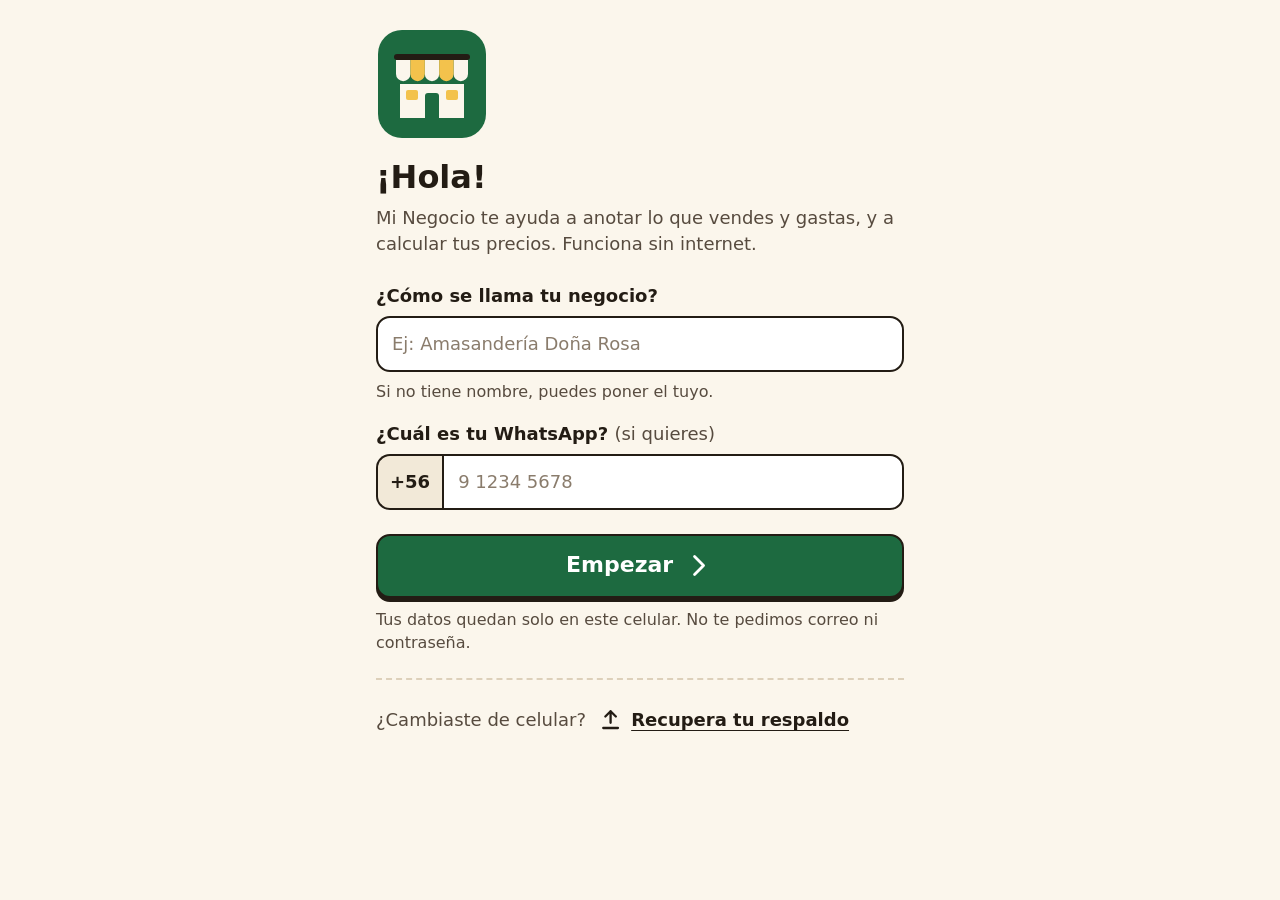
<file: index.html>
<!doctype html>
<html lang="es-CL">
  <head>
    <meta charset="utf-8">
    <meta name="viewport" content="width=device-width, initial-scale=1, viewport-fit=cover">
    <title>Mi Negocio</title>
    <meta name="description" content="Anota lo que vendes y gastas, calcula tus precios y mira cuánto te queda. Funciona sin internet.">
    <meta name="theme-color" content="#FBF6EC">
    <meta name="color-scheme" content="light">
    <meta name="mobile-web-app-capable" content="yes">
    <meta name="apple-mobile-web-app-capable" content="yes">
    <meta name="apple-mobile-web-app-title" content="Mi Negocio">
    <link rel="manifest" href="./manifest.webmanifest">
    <link rel="icon" href="./icons/icon-192.png" type="image/png">
    <link rel="apple-touch-icon" href="./icons/apple-touch-icon.png">
    <link rel="stylesheet" href="./css/styles.css">
    <!-- Precarga de módulos: en datos móviles lentos evita ir pidiendo archivo por archivo -->
    <link rel="modulepreload" href="./js/config.js">
    <link rel="modulepreload" href="./js/format.js">
    <link rel="modulepreload" href="./js/db.js">
    <link rel="modulepreload" href="./js/ui.js">
    <link rel="modulepreload" href="./js/backup.js">
    <link rel="modulepreload" href="./js/whatsapp.js">
    <link rel="modulepreload" href="./js/qr.js">
    <link rel="modulepreload" href="./js/screens/inicio.js">
    <link rel="modulepreload" href="./js/screens/caja.js">
    <link rel="modulepreload" href="./js/screens/precio.js">
    <link rel="modulepreload" href="./js/screens/catalogo.js">
    <link rel="modulepreload" href="./js/screens/semana.js">
    <link rel="modulepreload" href="./js/screens/subsistencia.js">
    <link rel="modulepreload" href="./js/screens/ajustes.js">
    <script type="module" src="./js/app.js"></script>
  </head>
  <body>
    <button id="actualizacion" class="actualizacion" type="button" hidden>Hay una versión nueva, toca para actualizar</button>
    <main id="app" class="app">
      <p class="cargando">Cargando…</p>
    </main>
    <div id="avisos" class="avisos" aria-live="polite" aria-atomic="true"></div>
    <noscript>
      <p class="sin-js">Esta app necesita JavaScript. Ábrela en Chrome.</p>
    </noscript>
    <script nomodule>
      document.getElementById('app').innerHTML =
        '<p class="sin-js">Tu navegador es muy antiguo para esta app. Actualiza Chrome desde Play Store y vuelve a abrirla.</p>';
    </script>
  </body>
</html>
</file>
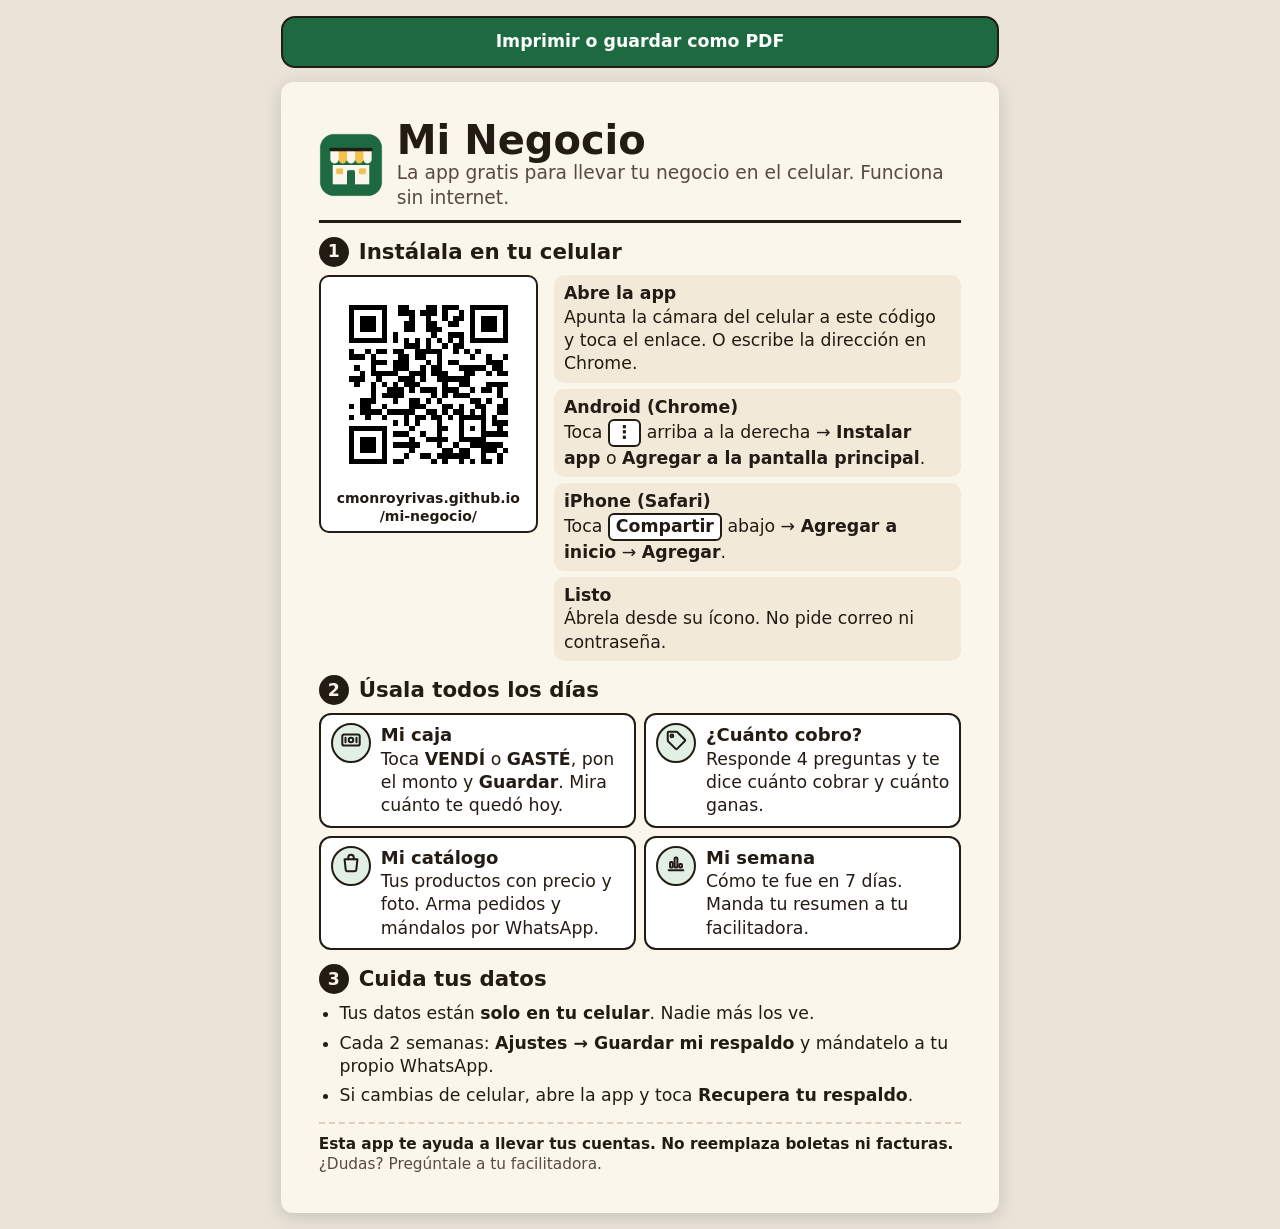
<file: cartilla.html>
<!doctype html>
<html lang="es-CL">
  <head>
    <meta charset="utf-8">
    <meta name="viewport" content="width=device-width, initial-scale=1">
    <title>Mi Negocio · Cartilla</title>
    <meta name="description" content="Cartilla de una página para instalar y usar la app Mi Negocio.">
    <link rel="icon" href="./icons/icon-192.png" type="image/png">
    <style>
      /* Cartilla para imprimir en una hoja tamaño carta. Colores y letras como la app. */
      :root {
        --papel: #fbf6ec;
        --papel-hondo: #f2e9d8;
        --tinta: #231c14;
        --tinta-suave: #574b3f;
        --verde: #1d6a40;
        --verde-claro: #e1efe5;
        --mostaza: #f3c24c;
        --linea: #ddd0ba;
        color-scheme: light;
      }
      @page {
        size: letter;
        margin: 12mm;
      }
      * {
        box-sizing: border-box;
      }
      html {
        background: #e9e3d8;
      }
      body {
        margin: 0;
        padding: 16px;
        color: var(--tinta);
        font-family: system-ui, -apple-system, 'Segoe UI', Roboto, 'Noto Sans', sans-serif;
        font-size: 13pt;
        line-height: 1.35;
      }
      h1,
      h2,
      p,
      ul,
      ol {
        margin: 0;
      }
      .hoja {
        max-width: 190mm;
        margin: 0 auto;
        padding: 10mm;
        border-radius: 12px;
        background: var(--papel);
        box-shadow: 0 4px 18px rgba(0, 0, 0, 0.15);
      }
      .imprimir {
        display: block;
        max-width: 190mm;
        width: 100%;
        min-height: 52px;
        margin: 0 auto 14px;
        border: 2px solid var(--tinta);
        border-radius: 14px;
        background: var(--verde);
        color: #fff;
        font: inherit;
        font-weight: 800;
        cursor: pointer;
      }
      .cabecera {
        display: flex;
        align-items: center;
        gap: 14px;
        padding-bottom: 10px;
        border-bottom: 3px solid var(--tinta);
      }
      .cabecera img {
        width: 64px;
        height: 64px;
      }
      h1 {
        font-size: 30pt;
        font-weight: 900;
        line-height: 1;
      }
      .bajada {
        font-size: 14pt;
        color: var(--tinta-suave);
      }
      h2 {
        display: flex;
        align-items: center;
        gap: 10px;
        margin: 14px 0 8px;
        font-size: 16pt;
        font-weight: 800;
      }
      .numero-paso {
        display: inline-grid;
        place-items: center;
        width: 30px;
        height: 30px;
        border-radius: 50%;
        background: var(--tinta);
        color: var(--papel);
        font-size: 13pt;
      }
      .instalar {
        display: grid;
        grid-template-columns: 58mm 1fr;
        gap: 16px;
        align-items: start;
      }
      .qr-caja {
        padding: 6px;
        border: 2px solid var(--tinta);
        border-radius: 10px;
        background: #fff;
        text-align: center;
      }
      .qr-caja svg {
        display: block;
        width: 100%;
        height: auto;
      }
      .qr-caja p {
        margin-top: 4px;
        font-size: 10.5pt;
        font-weight: 700;
        line-height: 1.25;
        white-space: nowrap;
      }
      .pasos {
        display: grid;
        gap: 6px;
        padding-left: 0;
        list-style: none;
      }
      .pasos li {
        padding: 7px 10px;
        border-radius: 10px;
        background: var(--papel-hondo);
      }
      .pasos strong {
        display: block;
      }
      .boton-dibujo {
        display: inline-block;
        padding: 0 6px;
        border: 2px solid var(--tinta);
        border-radius: 6px;
        background: #fff;
        font-weight: 800;
      }
      .funciones {
        display: grid;
        grid-template-columns: 1fr 1fr;
        gap: 8px;
        padding: 0;
        list-style: none;
      }
      .funciones li {
        display: grid;
        grid-template-columns: 40px 1fr;
        gap: 10px;
        align-items: start;
        padding: 8px 10px;
        border: 2px solid var(--tinta);
        border-radius: 12px;
        background: #fff;
      }
      .icono-circulo {
        display: grid;
        place-items: center;
        width: 40px;
        height: 40px;
        border: 2px solid var(--tinta);
        border-radius: 50%;
        background: var(--verde-claro);
      }
      .icono-circulo svg {
        width: 22px;
        height: 22px;
      }
      .funciones strong {
        display: block;
        font-size: 13.5pt;
      }
      .cuidado {
        display: grid;
        gap: 6px;
        padding-left: 1.2em;
      }
      .pie {
        margin-top: 14px;
        padding-top: 10px;
        border-top: 2px dashed var(--linea);
        font-size: 11.5pt;
        color: var(--tinta-suave);
      }
      .pie strong {
        color: var(--tinta);
      }
      @media (max-width: 600px) {
        body {
          padding: 8px;
          font-size: 12pt;
        }
        .hoja {
          padding: 16px;
        }
        .instalar,
        .funciones {
          grid-template-columns: 1fr;
        }
        .qr-caja {
          max-width: 220px;
        }
      }
      @media print {
        html,
        body {
          background: #fff;
          padding: 0;
        }
        .hoja {
          max-width: none;
          padding: 0;
          border-radius: 0;
          box-shadow: none;
          background: #fff;
        }
        .imprimir {
          display: none;
        }
        * {
          -webkit-print-color-adjust: exact;
          print-color-adjust: exact;
        }
      }
    </style>
  </head>
  <body>
    <button class="imprimir" type="button" onclick="window.print()">Imprimir o guardar como PDF</button>
    <main class="hoja">
      <header class="cabecera">
        <img src="./icons/icon-192.png" alt="">
        <div>
          <h1>Mi Negocio</h1>
          <p class="bajada">La app gratis para llevar tu negocio en el celular. Funciona sin internet.</p>
        </div>
      </header>

      <h2><span class="numero-paso">1</span> Instálala en tu celular</h2>
      <section class="instalar">
        <div class="qr-caja">
          <div id="qr"></div>
          <p id="enlace"></p>
        </div>
        <ol class="pasos">
          <li>
            <strong>Abre la app</strong>
            Apunta la cámara del celular a este código y toca el enlace. O escribe la dirección en Chrome.
          </li>
          <li>
            <strong>Android (Chrome)</strong>
            Toca <span class="boton-dibujo">⋮</span> arriba a la derecha → <b>Instalar app</b> o <b>Agregar a la pantalla principal</b>.
          </li>
          <li>
            <strong>iPhone (Safari)</strong>
            Toca <span class="boton-dibujo">Compartir</span> abajo → <b>Agregar a inicio</b> → <b>Agregar</b>.
          </li>
          <li>
            <strong>Listo</strong>
            Ábrela desde su ícono. No pide correo ni contraseña.
          </li>
        </ol>
      </section>

      <h2><span class="numero-paso">2</span> Úsala todos los días</h2>
      <ul class="funciones" id="funciones">
        <li data-icono="caja"><span class="icono-circulo"></span><span><strong>Mi caja</strong>Toca <b>VENDÍ</b> o <b>GASTÉ</b>, pon el monto y <b>Guardar</b>. Mira cuánto te quedó hoy.</span></li>
        <li data-icono="precio"><span class="icono-circulo"></span><span><strong>¿Cuánto cobro?</strong>Responde 4 preguntas y te dice cuánto cobrar y cuánto ganas.</span></li>
        <li data-icono="catalogo"><span class="icono-circulo"></span><span><strong>Mi catálogo</strong>Tus productos con precio y foto. Arma pedidos y mándalos por WhatsApp.</span></li>
        <li data-icono="grafico"><span class="icono-circulo"></span><span><strong>Mi semana</strong>Cómo te fue en 7 días. Manda tu resumen a tu facilitadora.</span></li>
      </ul>

      <h2><span class="numero-paso">3</span> Cuida tus datos</h2>
      <ul class="cuidado">
        <li>Tus datos están <b>solo en tu celular</b>. Nadie más los ve.</li>
        <li>Cada 2 semanas: <b>Ajustes → Guardar mi respaldo</b> y mándatelo a tu propio WhatsApp.</li>
        <li>Si cambias de celular, abre la app y toca <b>Recupera tu respaldo</b>.</li>
      </ul>

      <p class="pie">
        <strong>Esta app te ayuda a llevar tus cuentas. No reemplaza boletas ni facturas.</strong><br>
        ¿Dudas? Pregúntale a tu facilitadora.
      </p>
    </main>

    <script type="module">
      import { URL_APP } from './js/config.js';
      import { qrSVG } from './js/qr.js';
      import { icono } from './js/ui.js';

      document.getElementById('qr').append(qrSVG(URL_APP, { titulo: 'Código QR para abrir Mi Negocio' }));
      // La dirección en dos líneas, sin cortar en el guion de "mi-negocio"
      const { host, pathname } = new URL(URL_APP);
      document.getElementById('enlace').append(host, document.createElement('br'), pathname);
      for (const li of document.querySelectorAll('#funciones [data-icono]')) {
        li.querySelector('.icono-circulo').append(icono(li.dataset.icono));
      }
    </script>
  </body>
</html>
</file>
<file: css/styles.css>
/* Mi Negocio — estilos.
   Idea visual: una libreta de almacén. Papel crema, tinta oscura, botones gruesos
   que se "hunden" al tocarlos. Letra grande, alto contraste, una columna. */

:root {
  --papel: #fbf6ec;
  --papel-hondo: #f2e9d8;
  --superficie: #ffffff;
  --tinta: #231c14;
  --tinta-suave: #574b3f;
  --linea: #ddd0ba;

  --verde: #1d6a40;
  --verde-hondo: #134c2d;
  --verde-claro: #e1efe5;
  --naranjo: #b3420e;
  --naranjo-hondo: #873109;
  --naranjo-claro: #fbe5d6;
  --mostaza: #f3c24c;
  --mostaza-claro: #fcefcc;
  --peligro: #a3191b;
  --peligro-claro: #fbe3e1;
  --foco: #1747c9;

  --radio: 14px;
  --radio-grande: 22px;
  --borde: 2px solid var(--tinta);
  --sombra: 0 4px 0 var(--tinta);
  --sombra-chica: 0 3px 0 var(--tinta);

  --fuente: system-ui, -apple-system, 'Segoe UI', Roboto, 'Noto Sans', 'Helvetica Neue', sans-serif;
  --gutter: 16px;

  color-scheme: light;
}

/* ---------- Base ---------- */

*,
*::before,
*::after {
  box-sizing: border-box;
}

html {
  -webkit-text-size-adjust: 100%;
  text-size-adjust: 100%;
  background: var(--papel);
}

body {
  margin: 0;
  min-height: 100vh;
  min-height: 100dvh;
  background: var(--papel);
  color: var(--tinta);
  font-family: var(--fuente);
  font-size: 1.125rem; /* 18 px */
  line-height: 1.45;
  -webkit-tap-highlight-color: transparent;
  overflow-x: hidden;
}

h1,
h2,
h3,
p {
  margin: 0;
}

button,
input,
select,
textarea {
  font: inherit;
  color: inherit;
}

button {
  cursor: pointer;
  touch-action: manipulation; /* sin zoom por doble toque */
}

button:disabled {
  cursor: default;
}

a {
  color: inherit;
}

img,
svg {
  display: block;
}

[hidden] {
  display: none !important;
}

:focus-visible {
  outline: 3px solid var(--foco);
  outline-offset: 3px;
}

h1:focus,
h2:focus {
  outline: none;
}

.solo-lector {
  position: absolute !important;
  width: 1px;
  height: 1px;
  overflow: hidden;
  clip: rect(0 0 0 0);
  white-space: nowrap;
}

.numero {
  font-variant-numeric: tabular-nums;
}

.app {
  max-width: 560px;
  margin: 0 auto;
}

/* Espacio al final para que el aviso de abajo nunca tape el último botón */
.vista {
  padding: 0 var(--gutter) calc(100px + env(safe-area-inset-bottom));
}

.cargando,
.sin-js {
  padding: 48px var(--gutter);
  text-align: center;
  color: var(--tinta-suave);
}

.icono {
  display: inline-flex;
  width: 1.4em;
  height: 1.4em;
  flex: none;
}

.icono svg {
  width: 100%;
  height: 100%;
}

/* ---------- Botones ---------- */

.boton {
  display: inline-flex;
  align-items: center;
  justify-content: center;
  gap: 10px;
  min-height: 56px;
  padding: 10px 20px;
  border: var(--borde);
  border-radius: var(--radio);
  background: var(--superficie);
  box-shadow: var(--sombra);
  font-size: 1.125rem;
  font-weight: 700;
  line-height: 1.2;
  text-align: center;
  text-decoration: none;
  transition: transform 80ms ease-out, box-shadow 80ms ease-out;
}

.boton:active:not(:disabled) {
  transform: translateY(3px);
  box-shadow: 0 1px 0 var(--tinta);
}

.boton:disabled {
  opacity: 0.6;
}

/* Algo que ya quedó hecho (ej. "Guardado en tu catálogo"): se lee bien, pero no invita a tocar */
.boton.boton-hecho {
  background: var(--verde-claro);
  color: var(--verde-hondo);
  border-color: var(--verde-hondo);
  box-shadow: none;
  opacity: 1;
}

.boton-bloque {
  display: flex;
  width: 100%;
}

.boton-principal {
  background: var(--verde);
  color: #fff;
}

.boton-secundario {
  background: var(--superficie);
  color: var(--tinta);
}

.boton-mostaza {
  background: var(--mostaza);
  color: var(--tinta);
}

.boton-peligro {
  background: var(--peligro);
  color: #fff;
}

.boton-peligro-suave {
  background: var(--superficie);
  color: var(--peligro);
  border-color: var(--peligro);
  box-shadow: 0 4px 0 var(--peligro);
}

.boton-texto {
  display: inline-flex;
  align-items: center;
  gap: 8px;
  min-height: 48px;
  padding: 8px 4px;
  border: 0;
  background: none;
  font-weight: 700;
  text-decoration: underline;
  text-underline-offset: 4px;
}

.pila-botones {
  display: grid;
  gap: 16px;
  margin-top: 24px;
}

/* ---------- Barra superior ---------- */

.barra {
  position: sticky;
  top: 0;
  z-index: 10;
  display: flex;
  align-items: center;
  gap: 8px;
  min-height: 64px;
  margin: 0 calc(-1 * var(--gutter)) 16px;
  padding: calc(8px + env(safe-area-inset-top)) var(--gutter) 8px;
  background: var(--papel);
  border-bottom: var(--borde);
}

.barra-volver {
  display: inline-flex;
  align-items: center;
  gap: 6px;
  min-height: 48px;
  margin-left: -8px;
  padding: 0 12px 0 8px;
  border: 0;
  border-radius: var(--radio);
  background: none;
  font-weight: 700;
  font-size: 1rem;
}

.barra-volver:active {
  background: rgba(0, 0, 0, 0.08);
}

.barra-titulo {
  flex: 1;
  font-size: 1.375rem;
  font-weight: 800;
  line-height: 1.15;
  text-align: right;
}

.barra-venta {
  background: var(--verde);
  color: #fff;
  border-bottom-color: var(--verde-hondo);
}

.barra-gasto {
  background: var(--naranjo);
  color: #fff;
  border-bottom-color: var(--naranjo-hondo);
}

.barra-venta .barra-volver:active,
.barra-gasto .barra-volver:active {
  background: rgba(255, 255, 255, 0.18);
}

/* ---------- Inicio ---------- */

.inicio-cabecera {
  display: flex;
  align-items: center;
  justify-content: space-between;
  gap: 12px;
  padding: calc(16px + env(safe-area-inset-top)) 0 12px;
}

.inicio-negocio {
  font-size: 1.375rem;
  font-weight: 800;
  line-height: 1.15;
  overflow-wrap: anywhere;
}

.enlace-ajustes {
  display: inline-flex;
  align-items: center;
  gap: 6px;
  min-height: 48px;
  padding: 0 12px;
  border-radius: 999px;
  font-size: 1rem;
  font-weight: 700;
  text-decoration: none;
  color: var(--tinta-suave);
  flex: none;
}

.enlace-ajustes:active {
  background: var(--papel-hondo);
}

.saldo {
  margin-top: 4px;
  padding: 20px 22px 22px;
  border-radius: var(--radio-grande);
  background: var(--tinta);
  color: var(--papel);
}

.saldo-etiqueta {
  font-size: 1.125rem;
  font-weight: 600;
}

.saldo-monto {
  font-size: clamp(2.5rem, 12vw, 3.25rem);
  font-weight: 800;
  line-height: 1.1;
  letter-spacing: -0.01em;
  overflow-wrap: anywhere;
}

.saldo-monto.negativo {
  color: #ffb894;
}

.saldo-detalle {
  margin-top: 6px;
  font-size: 1rem;
  color: #e9dfcd;
}

.saldo-mes {
  margin-top: 16px;
  padding-top: 14px;
  border-top: 1px solid rgba(251, 246, 236, 0.3);
}

.saldo-mes-fila {
  display: flex;
  flex-wrap: wrap;
  align-items: baseline;
  justify-content: space-between;
  gap: 2px 12px;
  font-size: 1.125rem;
  font-weight: 600;
}

.saldo-mes-monto {
  font-size: 1.625rem;
  font-weight: 800;
  overflow-wrap: anywhere;
}

.saldo-mes-monto.negativo {
  color: #ffb894;
}

/* Cuatro tarjetas en grilla de 2 x 2 para que todo quepa sin bajar */
.tarjetas {
  display: grid;
  grid-template-columns: 1fr 1fr;
  gap: 14px;
  margin-top: 20px;
}

.tarjeta {
  display: flex;
  flex-direction: column;
  align-items: flex-start;
  gap: 8px;
  min-height: 140px;
  padding: 14px;
  border: var(--borde);
  border-radius: var(--radio-grande);
  background: var(--superficie);
  box-shadow: var(--sombra);
  text-decoration: none;
  transition: transform 80ms ease-out, box-shadow 80ms ease-out;
}

.tarjeta:active {
  transform: translateY(3px);
  box-shadow: 0 1px 0 var(--tinta);
}

.tarjeta-icono {
  display: grid;
  place-items: center;
  width: 52px;
  height: 52px;
  border-radius: 50%;
  border: var(--borde);
  font-size: 1.4rem;
  flex: none;
}

.tarjeta-caja .tarjeta-icono {
  background: var(--verde-claro);
  color: var(--verde-hondo);
}

.tarjeta-precio .tarjeta-icono {
  background: var(--mostaza);
  color: var(--tinta);
}

.tarjeta-catalogo .tarjeta-icono {
  background: var(--naranjo-claro);
  color: var(--naranjo-hondo);
}

.tarjeta-semana .tarjeta-icono {
  background: #e2e8f8;
  color: #1a3a8f;
}

.tarjeta-titulo {
  display: block;
  font-size: 1.25rem;
  font-weight: 800;
  line-height: 1.15;
}

.tarjeta-texto {
  display: block;
  margin-top: 4px;
  font-size: 0.9375rem;
  line-height: 1.3;
  color: var(--tinta-suave);
}

/* Celulares muy angostos o con letra muy grande: una columna */
@media (max-width: 330px) {
  .tarjetas {
    grid-template-columns: 1fr;
  }
}

/* Avisos dentro de la pantalla (no interrumpen) */
.nota {
  display: flex;
  gap: 12px;
  align-items: flex-start;
  margin-top: 16px;
  padding: 14px 16px;
  border: var(--borde);
  border-radius: var(--radio);
  background: var(--mostaza-claro);
}

.nota .icono {
  margin-top: 2px;
}

.nota-cuerpo {
  flex: 1;
  display: grid;
  gap: 10px;
}

.nota-cuerpo .boton {
  justify-self: start;
  min-height: 48px;
  box-shadow: var(--sombra-chica);
}

.nota-suave {
  border-style: dashed;
  border-color: var(--tinta-suave);
  background: transparent;
}

/* ---------- Bienvenida ---------- */

.bienvenida {
  padding-top: calc(28px + env(safe-area-inset-top));
}

.bienvenida-dibujo {
  width: 112px;
  height: 112px;
  margin-bottom: 20px;
}

.bienvenida h1 {
  font-size: 2rem;
  font-weight: 800;
  line-height: 1.1;
}

.bienvenida-intro {
  margin-top: 10px;
  color: var(--tinta-suave);
}

.bienvenida form {
  margin-top: 28px;
}

.recuperar-bienvenida {
  display: flex;
  flex-wrap: wrap;
  align-items: center;
  column-gap: 8px;
  margin-top: 24px;
  padding-top: 16px;
  border-top: 2px dashed var(--linea);
  color: var(--tinta-suave);
}

.recuperar-bienvenida .boton-texto {
  color: var(--tinta);
}

/* ---------- Formularios ---------- */

.campo {
  display: grid;
  gap: 8px;
  margin-top: 20px;
}

.campo:first-child {
  margin-top: 0;
}

.campo-etiqueta {
  font-size: 1.125rem;
  font-weight: 700;
  line-height: 1.25;
}

.campo-opcional {
  font-weight: 400;
  color: var(--tinta-suave);
}

.campo-ayuda {
  font-size: 1rem;
  color: var(--tinta-suave);
}

.entrada {
  width: 100%;
  min-height: 56px;
  padding: 10px 14px;
  border: var(--borde);
  border-radius: var(--radio);
  background: var(--superficie);
  font-size: 1.125rem;
}

.entrada::placeholder {
  color: #8a7c6c;
}

.entrada:focus {
  outline: 3px solid var(--foco);
  outline-offset: 1px;
}

.entrada[aria-invalid='true'] {
  border-color: var(--peligro);
  background: var(--peligro-claro);
}

.con-prefijo {
  display: grid;
  grid-template-columns: auto 1fr;
}

.prefijo {
  display: grid;
  place-items: center;
  min-width: 64px;
  padding: 0 12px;
  border: var(--borde);
  border-right: 0;
  border-radius: var(--radio) 0 0 var(--radio);
  background: var(--papel-hondo);
  font-weight: 700;
}

.con-prefijo .entrada {
  border-radius: 0 var(--radio) var(--radio) 0;
}

.error {
  display: flex;
  gap: 8px;
  align-items: flex-start;
  padding: 10px 12px;
  border-radius: var(--radio);
  background: var(--peligro-claro);
  color: var(--peligro);
  font-weight: 700;
}

.error:empty {
  display: none;
}

/* ---------- Mi caja ---------- */

.selector-dia {
  display: grid;
  grid-template-columns: 56px 1fr 56px;
  align-items: center;
  gap: 8px;
}

.selector-dia-boton {
  display: grid;
  place-items: center;
  width: 56px;
  height: 56px;
  border: var(--borde);
  border-radius: 50%;
  background: var(--superficie);
  box-shadow: var(--sombra-chica);
  font-size: 1.2rem;
}

.selector-dia-boton:active:not(:disabled) {
  transform: translateY(2px);
  box-shadow: 0 1px 0 var(--tinta);
}

.selector-dia-boton:disabled {
  border-color: var(--linea);
  box-shadow: none;
  color: var(--linea);
}

.selector-dia-texto {
  text-align: center;
  line-height: 1.2;
}

.selector-dia-nombre {
  display: block;
  font-size: 1.375rem;
  font-weight: 800;
}

.selector-dia-fecha {
  display: block;
  font-size: 1rem;
  color: var(--tinta-suave);
}

.otro-dia {
  justify-content: space-between;
  align-items: center;
}

.botones-caja {
  display: grid;
  grid-template-columns: 1fr 1fr;
  gap: 14px;
  margin-top: 18px;
}

.boton-grande {
  display: flex;
  flex-direction: column;
  align-items: center;
  justify-content: center;
  gap: 8px;
  min-height: 136px;
  padding: 16px 8px;
  border: var(--borde);
  border-radius: var(--radio-grande);
  box-shadow: var(--sombra);
  color: #fff;
  font-size: 1.75rem;
  font-weight: 900;
  letter-spacing: 0.02em;
  text-transform: uppercase;
  text-decoration: none;
  transition: transform 80ms ease-out, box-shadow 80ms ease-out;
}

.boton-grande:active {
  transform: translateY(3px);
  box-shadow: 0 1px 0 var(--tinta);
}

.boton-grande .icono {
  width: 52px;
  height: 52px;
  padding: 8px;
  border-radius: 50%;
  background: rgba(255, 255, 255, 0.2);
}

.boton-vendi {
  background: var(--verde);
}

.boton-gaste {
  background: var(--naranjo);
}

.resumen {
  display: grid;
  grid-template-columns: 1fr 1fr;
  gap: 0;
  margin-top: 22px;
  border: var(--borde);
  border-radius: var(--radio-grande);
  background: var(--superficie);
  overflow: hidden;
}

.resumen-item {
  padding: 12px 16px;
}

.resumen-item + .resumen-item {
  border-left: 2px dashed var(--linea);
}

.resumen-etiqueta {
  display: block;
  font-size: 1rem;
  color: var(--tinta-suave);
}

.resumen-monto {
  display: block;
  font-size: 1.375rem;
  font-weight: 800;
  overflow-wrap: anywhere;
}

.resumen-entro .resumen-monto {
  color: var(--verde);
}

.resumen-salio .resumen-monto {
  color: var(--naranjo);
}

.resumen-quedo {
  grid-column: 1 / -1;
  display: flex;
  align-items: baseline;
  justify-content: space-between;
  flex-wrap: wrap;
  gap: 4px 12px;
  border-top: var(--borde);
  border-left: 0 !important;
  background: var(--mostaza-claro);
}

.resumen-quedo .resumen-etiqueta {
  font-size: 1.125rem;
  font-weight: 800;
  color: var(--tinta);
}

.resumen-quedo .resumen-monto {
  font-size: 2rem;
}

.resumen-quedo.negativo .resumen-monto {
  color: var(--peligro);
}

.resumen-nota {
  flex-basis: 100%;
  font-size: 1rem;
  color: var(--peligro);
  font-weight: 700;
}

.seccion-titulo {
  margin-top: 28px;
  font-size: 1.25rem;
  font-weight: 800;
}

/* Lista tipo libreta: líneas punteadas como cuaderno de almacén */
.movimientos {
  list-style: none;
  margin: 8px 0 0;
  padding: 0;
  border-top: var(--borde);
}

.movimientos li {
  border-bottom: 2px dashed var(--linea);
}

.mov {
  display: grid;
  grid-template-columns: 40px 1fr auto;
  align-items: center;
  gap: 12px;
  width: 100%;
  min-height: 68px;
  padding: 10px 4px;
  border: 0;
  background: none;
  color: inherit;
  text-align: left;
  text-decoration: none;
}

.mov:active {
  background: var(--papel-hondo);
}

.mov-signo {
  display: grid;
  place-items: center;
  width: 40px;
  height: 40px;
  border-radius: 50%;
  font-size: 1rem;
}

.mov-venta .mov-signo {
  background: var(--verde-claro);
  color: var(--verde-hondo);
}

.mov-gasto .mov-signo {
  background: var(--naranjo-claro);
  color: var(--naranjo-hondo);
}

.mov-concepto {
  display: block;
  font-weight: 700;
  line-height: 1.25;
  overflow-wrap: anywhere;
}

.mov-detalle {
  display: block;
  font-size: 0.9375rem;
  color: var(--tinta-suave);
}

.mov-monto {
  font-size: 1.25rem;
  font-weight: 800;
  text-align: right;
  white-space: nowrap;
}

.mov-venta .mov-monto {
  color: var(--verde);
}

.mov-gasto .mov-monto {
  color: var(--naranjo);
}

.vacio {
  margin-top: 8px;
  padding: 22px 16px;
  border: 2px dashed var(--linea);
  border-radius: var(--radio);
  text-align: center;
  color: var(--tinta-suave);
}

.pista {
  margin-top: 10px;
  font-size: 1rem;
  color: var(--tinta-suave);
}

.pie-legal {
  display: flex;
  gap: 10px;
  align-items: flex-start;
  margin-top: 32px;
  padding-top: 16px;
  border-top: 2px solid var(--linea);
  font-size: 1rem;
  color: var(--tinta-suave);
}

/* ---------- Anotar (Vendí / Gasté) ---------- */

.formulario-monto {
  display: grid;
  gap: 14px;
}

.dia-anotacion {
  display: flex;
  gap: 8px;
  align-items: center;
  padding: 10px 14px;
  border-radius: var(--radio);
  background: var(--mostaza-claro);
  border: 2px dashed var(--tinta-suave);
  font-weight: 700;
}

.pantalla-monto {
  display: flex;
  align-items: center;
  gap: 8px;
  min-height: 84px;
  padding: 10px 12px 10px 18px;
  border: var(--borde);
  border-radius: var(--radio-grande);
  background: var(--superficie);
}

.pantalla-monto output {
  flex: 1;
  font-size: 3rem;
  font-weight: 800;
  line-height: 1.1;
  text-align: right;
  font-variant-numeric: tabular-nums;
  overflow-wrap: anywhere;
}

.pantalla-monto.largo output {
  font-size: 2.25rem;
}

.pantalla-monto.vacia output {
  color: #8a7c6c;
}

.error-monto {
  display: none;
}

.pantalla-monto.con-error {
  border-color: var(--peligro);
  background: var(--peligro-claro);
}

.pantalla-monto.con-error output {
  display: none;
}

.pantalla-monto.con-error .error-monto {
  display: flex;
  flex: 1;
  gap: 8px;
  align-items: flex-start;
  color: var(--peligro);
  font-weight: 700;
  font-size: 1rem;
  line-height: 1.3;
}

.formulario-monto .campo {
  margin-top: 0;
}

.limpiar-monto {
  display: grid;
  place-items: center;
  width: 48px;
  height: 48px;
  border: 0;
  border-radius: 50%;
  background: var(--papel-hondo);
}

.sugerencias {
  display: flex;
  gap: 8px;
  overflow-x: auto;
  margin: 0 calc(-1 * var(--gutter));
  padding: 2px var(--gutter) 6px;
  scrollbar-width: none;
}

.sugerencias::-webkit-scrollbar {
  display: none;
}

.chip {
  flex: none;
  min-height: 48px;
  padding: 8px 16px;
  border: var(--borde);
  border-radius: 999px;
  background: var(--superficie);
  font-size: 1rem;
  font-weight: 600;
  white-space: nowrap;
}

.chip[aria-pressed='true'] {
  background: var(--tinta);
  color: var(--papel);
}

.chip-precio {
  font-weight: 400;
}

.teclado {
  display: grid;
  grid-template-columns: repeat(3, 1fr);
  gap: 10px;
}

.tecla {
  display: grid;
  place-items: center;
  min-height: 60px;
  border: var(--borde);
  border-radius: var(--radio);
  background: var(--superficie);
  box-shadow: var(--sombra-chica);
  font-size: 1.75rem;
  font-weight: 700;
  font-variant-numeric: tabular-nums;
  transition: transform 60ms ease-out, box-shadow 60ms ease-out;
}

.tecla:active {
  transform: translateY(2px);
  box-shadow: 0 1px 0 var(--tinta);
  background: var(--papel-hondo);
}

.tecla-borrar {
  background: var(--papel-hondo);
}

.tecla-borrar .icono {
  width: 34px;
  height: 34px;
}

.acciones-fijas {
  position: sticky;
  bottom: 0;
  z-index: 5;
  display: grid;
  gap: 12px;
  margin: 4px calc(-1 * var(--gutter)) 0;
  padding: 12px var(--gutter) calc(12px + env(safe-area-inset-bottom));
  background: linear-gradient(to bottom, rgba(251, 246, 236, 0), var(--papel) 14px);
}

.boton-guardar {
  min-height: 64px;
  font-size: 1.375rem;
}

.formulario-gasto .boton-guardar {
  background: var(--naranjo);
}

/* Pantallas cortas: el teclado se achica para que "Guardar" quede a la vista */
@media (max-height: 700px) {
  .tecla {
    min-height: 52px;
  }
  .pantalla-monto {
    min-height: 72px;
  }
  .pantalla-monto output {
    font-size: 2.5rem;
  }
  .formulario-monto {
    gap: 10px;
  }
}

/* ---------- ¿Cuánto cobro? ---------- */

.progreso {
  display: flex;
  align-items: center;
  gap: 12px;
  font-size: 1rem;
  font-weight: 700;
  color: var(--tinta-suave);
}

.progreso-puntos {
  display: flex;
  gap: 6px;
}

.progreso-punto {
  width: 28px;
  height: 8px;
  border-radius: 4px;
  background: var(--linea);
}

.progreso-punto.hecho {
  background: var(--tinta);
}

.pregunta {
  margin-top: 18px;
  font-size: 1.75rem;
  font-weight: 800;
  line-height: 1.15;
}

.pregunta-ayuda {
  margin-top: 8px;
  color: var(--tinta-suave);
}

.paso-cuerpo {
  margin-top: 20px;
}

.material {
  display: grid;
  gap: 10px;
  padding: 14px;
  border: var(--borde);
  border-radius: var(--radio-grande);
  background: var(--superficie);
}

.material + .material {
  margin-top: 12px;
}

.material-cabecera {
  display: flex;
  align-items: center;
  justify-content: space-between;
  min-height: 32px;
  font-weight: 800;
  color: var(--tinta-suave);
  font-size: 1rem;
}

.material-quitar {
  display: inline-flex;
  align-items: center;
  gap: 4px;
  min-height: 48px;
  margin: -10px -6px -10px 0;
  padding: 0 10px;
  border: 0;
  border-radius: var(--radio);
  background: none;
  color: var(--peligro);
  font-size: 1rem;
  font-weight: 700;
}

.material-fila {
  display: grid;
  grid-template-columns: 84px 1fr;
  align-items: center;
  gap: 10px;
}

.material-fila label {
  font-weight: 700;
}

.total-materiales {
  display: flex;
  justify-content: space-between;
  align-items: baseline;
  gap: 12px;
  margin-top: 16px;
  padding: 12px 16px;
  border-radius: var(--radio);
  background: var(--papel-hondo);
  font-weight: 700;
}

.total-materiales .numero {
  font-size: 1.5rem;
  font-weight: 800;
}

.contador {
  display: grid;
  grid-template-columns: 72px 1fr 72px;
  gap: 12px;
  align-items: center;
}

.contador .entrada {
  min-height: 72px;
  font-size: 2.25rem;
  font-weight: 800;
  text-align: center;
}

.contador-boton {
  display: grid;
  place-items: center;
  height: 72px;
  border: var(--borde);
  border-radius: var(--radio);
  background: var(--superficie);
  box-shadow: var(--sombra-chica);
  font-size: 1.6rem;
}

.contador-boton:active:not(:disabled) {
  transform: translateY(2px);
  box-shadow: 0 1px 0 var(--tinta);
}

.contador-boton:disabled {
  border-color: var(--linea);
  box-shadow: none;
  color: var(--linea);
}

.opciones-ganancia {
  display: grid;
  gap: 14px;
}

.opcion-ganancia {
  display: grid;
  grid-template-columns: 1fr auto;
  align-items: center;
  gap: 4px 12px;
  min-height: 80px;
  padding: 14px 18px;
  border: var(--borde);
  border-radius: var(--radio-grande);
  background: var(--superficie);
  box-shadow: var(--sombra);
  text-align: left;
}

.opcion-ganancia:active {
  transform: translateY(3px);
  box-shadow: 0 1px 0 var(--tinta);
}

.opcion-ganancia[aria-pressed='true'],
.opcion-ganancia.elegida {
  background: var(--mostaza-claro);
}

.opcion-nombre {
  font-size: 1.5rem;
  font-weight: 800;
  line-height: 1.1;
}

.opcion-pct {
  font-size: 1rem;
  font-weight: 700;
  color: var(--tinta-suave);
}

.opcion-detalle {
  font-size: 1rem;
  font-weight: 600;
  line-height: 1.3;
  color: var(--tinta-suave);
}

.opcion-precio {
  grid-row: span 2;
  text-align: right;
  font-size: 1rem;
  color: var(--tinta-suave);
  line-height: 1.2;
}

.opcion-precio strong {
  display: block;
  font-size: 1.375rem;
  color: var(--tinta);
}

.opcion-precio .icono {
  width: 32px;
  height: 32px;
  margin-left: auto;
}

/* "Pongo yo el precio" */
.precio-propio {
  display: grid;
  gap: 14px;
  padding: 18px;
  border: 2px dashed var(--tinta-suave);
  border-radius: var(--radio-grande);
  background: var(--superficie);
}

.vista-previa {
  font-size: 1.125rem;
  font-weight: 700;
  color: var(--tinta-suave);
}

.vista-previa.gana {
  color: var(--verde);
}

.vista-previa.pierde {
  color: var(--peligro);
}

.nota-peligro {
  border-color: var(--peligro);
  background: var(--peligro-claro);
  color: var(--peligro);
  font-weight: 700;
}

.resultado {
  margin-top: 8px;
  padding: 22px 22px 20px;
  border: var(--borde);
  border-radius: var(--radio-grande);
  background: var(--mostaza);
  box-shadow: var(--sombra);
  text-align: center;
}

.resultado-producto {
  font-size: 1.125rem;
  font-weight: 700;
  overflow-wrap: anywhere;
}

.resultado-cobra {
  margin-top: 4px;
  font-size: 1.5rem;
  font-weight: 800;
}

.resultado-precio {
  display: block;
  font-size: clamp(3rem, 15vw, 4rem);
  font-weight: 900;
  line-height: 1;
  letter-spacing: -0.02em;
  overflow-wrap: anywhere;
}

.resultado-unidad {
  margin-top: 6px;
  font-size: 1.125rem;
  font-weight: 600;
}

.resultado-partes {
  display: grid;
  grid-template-columns: 1fr 1fr;
  margin-top: 16px;
  border: var(--borde);
  border-radius: var(--radio);
  background: var(--superficie);
  overflow: hidden;
}

.resultado-partes > div {
  padding: 10px 8px;
}

.resultado-partes > div + div {
  border-left: 2px dashed var(--linea);
}

.resultado-partes strong {
  display: block;
  font-size: 1.375rem;
}

.resultado-partes span {
  font-size: 0.9375rem;
  color: var(--tinta-suave);
}

.resultado-partes .pierde strong {
  color: var(--peligro);
}

.explicacion {
  margin: 12px 0 0;
  padding: 0 0 0 1.4em;
  display: grid;
  gap: 8px;
}

.explicacion li::marker {
  font-weight: 800;
}

.ganancia-total {
  margin-top: 16px;
  padding: 12px 16px;
  border-radius: var(--radio);
  background: var(--verde-claro);
  color: var(--verde-hondo);
  font-weight: 700;
}

.ganancia-total.pierde {
  background: var(--peligro-claro);
  color: var(--peligro);
}

/* ---------- Ajustes ---------- */

.seccion {
  margin-top: 32px;
}

.seccion:first-of-type {
  margin-top: 8px;
}

.seccion > h2 {
  display: flex;
  align-items: center;
  gap: 10px;
  margin-bottom: 12px;
  font-size: 1.375rem;
  font-weight: 800;
}

.tarjeta-seccion {
  padding: 18px;
  border: var(--borde);
  border-radius: var(--radio-grande);
  background: var(--superficie);
}

.texto-privacidad {
  padding: 14px 16px;
  border-radius: var(--radio);
  background: var(--papel-hondo);
}

.estado-respaldo {
  margin-top: 14px;
  font-weight: 700;
}

.estado-respaldo.atrasado {
  color: var(--peligro);
}

details.instrucciones {
  border: var(--borde);
  border-radius: var(--radio);
  background: var(--superficie);
}

details.instrucciones + details.instrucciones {
  margin-top: 12px;
}

details.instrucciones summary {
  display: flex;
  align-items: center;
  justify-content: space-between;
  min-height: 56px;
  padding: 8px 16px;
  font-weight: 800;
  cursor: pointer;
  list-style: none;
}

details.instrucciones summary::-webkit-details-marker {
  display: none;
}

details.instrucciones summary::after {
  content: '+';
  font-size: 1.5rem;
  line-height: 1;
}

details.instrucciones[open] summary::after {
  content: '−';
}

.pasos-instalar {
  margin: 0;
  padding: 0 16px 16px 40px;
  display: grid;
  gap: 12px;
}

.pasos-instalar .icono-en-linea {
  display: inline-flex;
  vertical-align: middle;
  width: 32px;
  height: 32px;
  padding: 4px;
  margin: 0 2px;
  border: 2px solid var(--tinta);
  border-radius: 8px;
  background: var(--papel);
}

.zona-peligro {
  border-color: var(--peligro);
}

.version {
  margin-top: 32px;
  text-align: center;
  font-size: 1rem;
  color: var(--tinta-suave);
}

/* ---------- Mi catálogo ---------- */

.pila-botones.pila-arriba {
  margin-top: 4px;
}

.titulo-con-accion {
  display: flex;
  align-items: center;
  justify-content: space-between;
  gap: 12px;
  margin-top: 24px;
}

.titulo-con-accion .seccion-titulo {
  margin-top: 0;
}

.productos {
  list-style: none;
  margin: 8px 0 0;
  padding: 0;
  border-top: var(--borde);
}

.productos li {
  border-bottom: 2px dashed var(--linea);
}

.producto {
  display: grid;
  grid-template-columns: 56px 1fr auto;
  align-items: center;
  gap: 12px;
  min-height: 76px;
  padding: 10px 4px;
  color: inherit;
  text-decoration: none;
}

.producto:active {
  background: var(--papel-hondo);
}

.producto-foto {
  width: 56px;
  height: 56px;
  border: 2px solid var(--linea);
  border-radius: 12px;
  background: var(--papel-hondo);
  object-fit: cover;
}

.producto-foto.sin-foto {
  display: grid;
  place-items: center;
  color: var(--tinta-suave);
}

.producto-foto-chica {
  width: 48px;
  height: 48px;
}

.producto-nombre {
  font-weight: 700;
  line-height: 1.25;
  overflow-wrap: anywhere;
}

.producto-precio {
  font-size: 1.25rem;
  font-weight: 800;
  white-space: nowrap;
}

.vacio-grande {
  display: grid;
  justify-items: center;
  gap: 8px;
  padding: 28px 16px;
}

.vacio-grande .icono {
  width: 48px;
  height: 48px;
}

/* Foto del producto */
.zona-foto {
  margin-bottom: 20px;
}

.agregar-foto {
  display: flex;
  flex-direction: column;
  align-items: center;
  justify-content: center;
  gap: 8px;
  width: 100%;
  min-height: 120px;
  border: 2px dashed var(--tinta-suave);
  border-radius: var(--radio-grande);
  background: var(--superficie);
  font-weight: 700;
}

.agregar-foto .icono {
  width: 40px;
  height: 40px;
}

.foto-grande {
  width: 100%;
  max-height: 260px;
  border: var(--borde);
  border-radius: var(--radio-grande);
  object-fit: cover;
}

.foto-botones {
  display: flex;
  flex-wrap: wrap;
  align-items: center;
  gap: 12px;
  margin-top: 12px;
}

.foto-botones .boton,
.campo > .boton {
  justify-self: start;
  min-height: 48px;
  box-shadow: var(--sombra-chica);
}

.foto-cargando {
  display: flex;
  align-items: center;
  justify-content: center;
  gap: 10px;
  min-height: 120px;
  border: 2px dashed var(--linea);
  border-radius: var(--radio-grande);
  color: var(--tinta-suave);
  font-weight: 700;
}

/* Armar pedido */
.pedido-lista {
  list-style: none;
  display: grid;
  gap: 12px;
  margin: 14px 0 0;
  padding: 0;
}

.pedido-fila {
  display: grid;
  grid-template-columns: 48px 1fr auto;
  grid-template-areas:
    'foto info info'
    'cantidad cantidad subtotal';
  align-items: center;
  gap: 10px 12px;
  padding: 12px;
  border: var(--borde);
  border-radius: var(--radio-grande);
  background: var(--superficie);
}

.pedido-fila.con-cantidad {
  border-color: var(--verde-hondo);
  background: var(--verde-claro);
}

.pedido-fila .producto-foto {
  grid-area: foto;
}

.pedido-info {
  grid-area: info;
  display: grid;
}

.pedido-precio {
  font-size: 1rem;
  color: var(--tinta-suave);
}

.pedido-cantidad {
  grid-area: cantidad;
  display: grid;
  grid-template-columns: 56px 64px 56px;
  gap: 8px;
}

.pedido-cantidad .contador-boton {
  height: 52px;
}

.pedido-numero {
  min-height: 52px;
  padding: 4px;
  font-size: 1.375rem;
  font-weight: 800;
  text-align: center;
}

.pedido-subtotal {
  grid-area: subtotal;
  font-size: 1.25rem;
  font-weight: 800;
  text-align: right;
}

.pedido-pie {
  margin-top: 16px;
}

.pedido-total {
  display: flex;
  align-items: baseline;
  justify-content: space-between;
  gap: 12px;
  font-size: 1.125rem;
  font-weight: 800;
}

.pedido-total-cuantos {
  display: block;
  font-size: 0.9375rem;
  font-weight: 600;
  color: var(--tinta-suave);
}

.pedido-total-monto {
  font-size: 2rem;
  font-weight: 800;
}

/* ---------- Mi semana ---------- */

.rango-semana {
  font-size: 1.125rem;
  color: var(--tinta-suave);
}

.rango-semana strong {
  color: var(--tinta);
}

.tarjeta-grafico {
  margin-top: 14px;
  padding: 14px 8px 4px;
  border: var(--borde);
  border-radius: var(--radio-grande);
  background: var(--superficie);
}

.grafico-titulo {
  padding: 0 8px;
  font-size: 1.125rem;
  font-weight: 800;
}

.grafico {
  width: 100%;
  height: auto;
  margin-top: 4px;
  font-family: var(--fuente);
}

.grafico-base {
  stroke: var(--linea);
  stroke-width: 2;
}

.grafico-barra {
  fill: var(--verde);
}

.grafico-barra.hoy {
  fill: var(--mostaza);
  stroke: var(--tinta);
  stroke-width: 2;
}

.grafico-cero {
  fill: var(--linea);
}

.grafico-valor {
  fill: var(--tinta);
  font-size: 13px;
  font-weight: 700;
  text-anchor: middle;
}

.grafico-dia {
  fill: var(--tinta-suave);
  font-size: 15px;
  font-weight: 700;
  text-anchor: middle;
}

.grafico-dia.hoy {
  fill: var(--tinta);
  font-weight: 800;
}

.grafico-fecha {
  fill: var(--tinta-suave);
  font-size: 13px;
  text-anchor: middle;
}

.resumen-extra {
  display: block;
  font-size: 0.9375rem;
  color: var(--tinta-suave);
}

.comparacion {
  display: flex;
  align-items: flex-start;
  gap: 10px;
  margin-top: 14px;
  padding: 12px 14px;
  border-radius: var(--radio);
  background: var(--papel-hondo);
  font-weight: 700;
}

.comparacion-subio {
  background: var(--verde-claro);
  color: var(--verde-hondo);
}

.comparacion-bajo {
  background: var(--naranjo-claro);
  color: var(--naranjo-hondo);
}

.mes-semana {
  margin-top: 12px;
  color: var(--tinta-suave);
}

.facilitadora-numero {
  display: flex;
  align-items: center;
  gap: 10px;
  margin-top: 16px;
  padding: 12px 14px;
  border: var(--borde);
  border-radius: var(--radio);
  background: var(--superficie);
  font-weight: 700;
  overflow-wrap: anywhere;
}

.facilitadora-numero > span > * {
  display: block;
}

.facilitadora-numero .sin-cortar {
  font-weight: 600;
  white-space: nowrap;
}

/* ---------- Registro de Subsistencia ---------- */

.tope-referencia {
  padding: 16px 18px;
  border-radius: var(--radio-grande);
  background: var(--tinta);
  color: var(--papel);
}

.tope-referencia .detalle-tope {
  color: #e9dfcd;
}

.tarjeta-tope {
  display: grid;
  gap: 8px;
  margin-top: 16px;
  padding: 18px;
  border: var(--borde);
  border-radius: var(--radio-grande);
  background: var(--superficie);
}

.tarjeta-tope h2 {
  font-size: 1.25rem;
  font-weight: 800;
}

.monto-tope {
  font-size: 2.25rem;
  font-weight: 800;
  line-height: 1.1;
  overflow-wrap: anywhere;
}

.monto-tope span {
  font-size: 1.125rem;
  font-weight: 600;
}

.detalle-tope {
  font-size: 1rem;
  color: var(--tinta-suave);
}

.barra-tope {
  position: relative;
  height: 22px;
  border: var(--borde);
  border-radius: 999px;
  background: var(--papel-hondo);
  overflow: hidden;
}

.barra-tope-relleno {
  display: block;
  height: 100%;
  border-radius: 999px;
}

.nivel-verde .barra-tope-relleno,
.barra-tope.nivel-verde .barra-tope-relleno {
  background: var(--verde);
}

.nivel-amarillo .barra-tope-relleno,
.barra-tope.nivel-amarillo .barra-tope-relleno {
  background: var(--mostaza);
}

.nivel-rojo .barra-tope-relleno,
.barra-tope.nivel-rojo .barra-tope-relleno {
  background: var(--peligro);
}

.estado-tope {
  display: flex;
  align-items: flex-start;
  gap: 10px;
  padding: 10px 12px;
  border-radius: var(--radio);
  font-weight: 600;
}

.estado-tope.nivel-verde {
  background: var(--verde-claro);
  color: var(--verde-hondo);
}

.estado-tope.nivel-amarillo {
  background: var(--mostaza-claro);
  color: var(--tinta);
}

.estado-tope.nivel-rojo {
  background: var(--peligro-claro);
  color: var(--peligro);
}

.explicacion-tope h2 {
  font-size: 1.125rem;
  font-weight: 800;
}

/* Aviso chico en el inicio */
.aviso-subsistencia {
  display: grid;
  gap: 8px;
  margin-top: 14px;
  padding: 14px 16px;
  border: var(--borde);
  border-radius: var(--radio-grande);
  background: var(--superficie);
  box-shadow: var(--sombra-chica);
  color: inherit;
  text-decoration: none;
}

.aviso-subsistencia:active {
  transform: translateY(2px);
  box-shadow: 0 1px 0 var(--tinta);
}

.aviso-subsistencia-texto {
  display: flex;
  flex-wrap: wrap;
  align-items: baseline;
  justify-content: space-between;
  gap: 4px 12px;
}

.aviso-subsistencia-texto strong {
  font-size: 1.25rem;
}

.aviso-subsistencia .barra-tope {
  height: 14px;
}

.aviso-subsistencia-mas {
  display: flex;
  align-items: center;
  justify-content: space-between;
  font-size: 1rem;
  font-weight: 700;
  color: var(--tinta-suave);
}

/* Casilla (checkbox) grande */
.casilla {
  display: grid;
  grid-template-columns: 32px 1fr;
  align-items: start;
  gap: 12px;
  margin-top: 20px;
  min-height: 48px;
  cursor: pointer;
}

.casilla input {
  width: 32px;
  height: 32px;
  margin: 0;
  accent-color: var(--verde);
}

.casilla .campo-ayuda {
  display: block;
  margin-top: 2px;
}

/* ---------- Códigos QR ---------- */

.qr-caja {
  width: min(100%, 260px);
  margin: 16px auto 8px;
  padding: 8px;
  border: var(--borde);
  border-radius: var(--radio);
  background: #fff;
}

.qr {
  width: 100%;
  height: auto;
}

.enlace-app {
  text-align: center;
  font-weight: 700;
  overflow-wrap: anywhere;
}

.cartel-qr {
  display: block;
  width: 100%;
  max-width: 420px;
  height: auto;
  margin: 16px auto 0;
  border-radius: var(--radio);
  box-shadow: 0 4px 16px rgba(35, 28, 20, 0.18);
}

/* ---------- Avisos abajo (toast) ---------- */

.avisos {
  position: fixed;
  left: 0;
  right: 0;
  bottom: calc(16px + env(safe-area-inset-bottom));
  z-index: 40;
  display: flex;
  justify-content: center;
  padding: 0 var(--gutter);
  pointer-events: none;
}

.aviso {
  position: relative;
  display: flex;
  align-items: center;
  gap: 12px;
  width: 100%;
  max-width: 528px;
  min-height: 60px;
  padding: 10px 10px 10px 18px;
  border-radius: var(--radio);
  background: var(--tinta);
  color: var(--papel);
  font-weight: 700;
  box-shadow: 0 6px 20px rgba(35, 28, 20, 0.3);
  pointer-events: auto;
  overflow: hidden;
  animation: aparecer 160ms ease-out;
}

.aviso-texto {
  flex: 1;
}

.aviso-accion {
  min-height: 48px;
  padding: 0 18px;
  border: 0;
  border-radius: 10px;
  background: var(--mostaza);
  color: var(--tinta);
  font-weight: 800;
}

/* Barrita que muestra cuánto tiempo queda para deshacer */
.aviso-con-accion::after {
  content: '';
  position: absolute;
  left: 0;
  bottom: 0;
  height: 4px;
  width: 100%;
  background: var(--mostaza);
  transform-origin: left;
  animation: consumir var(--duracion) linear forwards;
}

@keyframes aparecer {
  from {
    transform: translateY(12px);
    opacity: 0;
  }
}

@keyframes consumir {
  to {
    transform: scaleX(0);
  }
}

/* ---------- Diálogo ---------- */

.dialogo {
  width: min(100% - 32px, 420px);
  padding: 24px;
  border: var(--borde);
  border-radius: var(--radio-grande);
  background: var(--papel);
  color: var(--tinta);
  box-shadow: var(--sombra);
}

.dialogo::backdrop {
  background: rgba(35, 28, 20, 0.6);
}

.dialogo-titulo {
  font-size: 1.5rem;
  font-weight: 800;
  line-height: 1.2;
}

.dialogo-texto {
  margin-top: 10px;
}

.dialogo-botones {
  display: grid;
  gap: 14px;
  margin-top: 22px;
}

/* ---------- Versión nueva ---------- */

.actualizacion {
  display: block;
  width: 100%;
  min-height: 56px;
  padding: calc(10px + env(safe-area-inset-top)) var(--gutter) 10px;
  border: 0;
  border-bottom: var(--borde);
  background: var(--mostaza);
  font-weight: 800;
  text-decoration: underline;
}

/* ---------- Error ---------- */

.pantalla-error {
  display: grid;
  gap: 16px;
  padding-top: 48px;
  text-align: center;
}

.pantalla-error h1 {
  font-size: 2rem;
}

/* ---------- Movimiento reducido ---------- */

@media (prefers-reduced-motion: reduce) {
  *,
  *::before,
  *::after {
    animation: none !important;
    transition: none !important;
  }
  .aviso-con-accion::after {
    display: none;
  }
}
</file>
